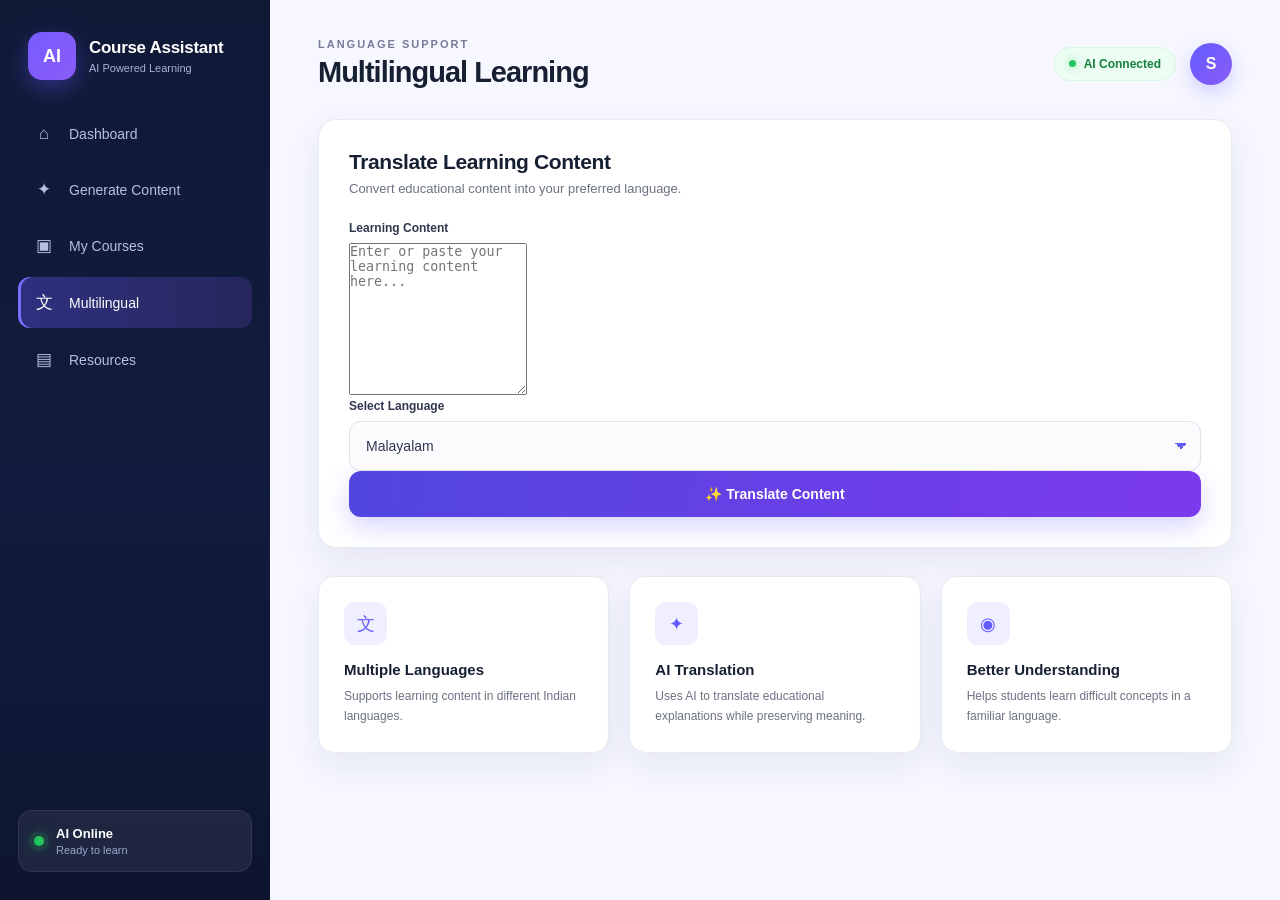
<file: EduGenie/frontend/multilingual.html>
<!DOCTYPE html>
<html lang="en">

<head>
    <meta charset="UTF-8">
    <meta name="viewport" content="width=device-width, initial-scale=1.0">

    <title>Multilingual - AI Course Assistant</title>

    <link rel="stylesheet" href="style.css">
</head>

<body>

<div class="app">

    <!-- SIDEBAR -->
    <aside class="sidebar">

        <div class="logo">

            <div class="logo-icon">
                AI
            </div>

            <div>
                <h2>Course Assistant</h2>
                <span>AI Powered Learning</span>
            </div>

        </div>


        <nav class="navigation">

            <a href="index.html" class="nav-item">
                <span>⌂</span>
                Dashboard
            </a>

            <a href="index.html#generator" class="nav-item">
                <span>✦</span>
                Generate Content
            </a>

            <a href="courses.html" class="nav-item">
                <span>▣</span>
                My Courses
            </a>

            <a href="multilingual.html" class="nav-item active">
                <span>文</span>
                Multilingual
            </a>

            <a href="#" class="nav-item">
                <span>▤</span>
                Resources
            </a>

        </nav>


        <div class="sidebar-bottom">

            <div class="ai-status">

                <div class="status-dot"></div>

                <div>
                    <strong>AI Online</strong>
                    <small>Ready to learn</small>
                </div>

            </div>

        </div>

    </aside>


    <!-- MAIN CONTENT -->
    <main class="main">

        <!-- TOP BAR -->
        <header class="topbar">

            <div>

                <p class="welcome">
                    LANGUAGE SUPPORT
                </p>

                <h1>
                    Multilingual Learning
                </h1>

            </div>


            <div class="topbar-right">

                <div class="online-badge">

                    <span></span>

                    AI Connected

                </div>


                <div class="profile">
                    S
                </div>

            </div>

        </header>


        <!-- MULTILINGUAL CARD -->
        <section class="generator-card">

            <div class="section-heading">

                <div>

                    <h2>
                        Translate Learning Content
                    </h2>

                    <p>
                        Convert educational content into your preferred language.
                    </p>

                </div>

                <div class="hero-decoration">
                    文
                </div>

            </div>


            <!-- CONTENT INPUT -->

            <div class="form-group">

                <label for="content">
                    Learning Content
                </label>

                <textarea
                    id="content"
                    rows="10"
                    placeholder="Enter or paste your learning content here..."
                ></textarea>

            </div>


            <!-- LANGUAGE -->

            <div class="form-group">

                <label for="targetLanguage">
                    Select Language
                </label>

                <select id="targetLanguage">

                    <option value="Malayalam">
                        Malayalam
                    </option>

                    <option value="Hindi">
                        Hindi
                    </option>

                    <option value="Tamil">
                        Tamil
                    </option>

                    <option value="Kannada">
                        Kannada
                    </option>

                    <option value="Telugu">
                        Telugu
                    </option>

                    <option value="English">
                        English
                    </option>

                </select>

            </div>


            <!-- BUTTON -->

            <button
                id="translateBtn"
                class="generate-btn"
            >

                ✨ Translate Content

            </button>


            <!-- LOADING -->

            <div
                id="translateLoading"
                class="hidden"
            >

                Translating...

            </div>


            <!-- RESULT -->

            <section
                id="translationResult"
                class="result-section hidden"
            >

                <div class="result-header">

                    <div>

                        <p class="result-label">
                            TRANSLATED CONTENT
                        </p>

                        <h2 id="translationTitle">
                            Translation
                        </h2>

                    </div>

                    <button
                        id="copyTranslationBtn"
                        class="copy-btn"
                    >
                        Copy
                    </button>

                </div>


                <div
                    id="translationContent"
                    class="result-content"
                ></div>

            </section>

        </section>


        <!-- INFORMATION CARDS -->

        <section class="features">

            <div class="feature-card">

                <div class="feature-icon">
                    文
                </div>

                <h3>
                    Multiple Languages
                </h3>

                <p>
                    Supports learning content in different Indian languages.
                </p>

            </div>


            <div class="feature-card">

                <div class="feature-icon">
                    ✦
                </div>

                <h3>
                    AI Translation
                </h3>

                <p>
                    Uses AI to translate educational explanations while preserving meaning.
                </p>

            </div>


            <div class="feature-card">

                <div class="feature-icon">
                    ◉
                </div>

                <h3>
                    Better Understanding
                </h3>

                <p>
                    Helps students learn difficult concepts in a familiar language.
                </p>

            </div>

        </section>

    </main>

</div>


<script src="multilingual.js"></script>

</body>

</html>
</file>
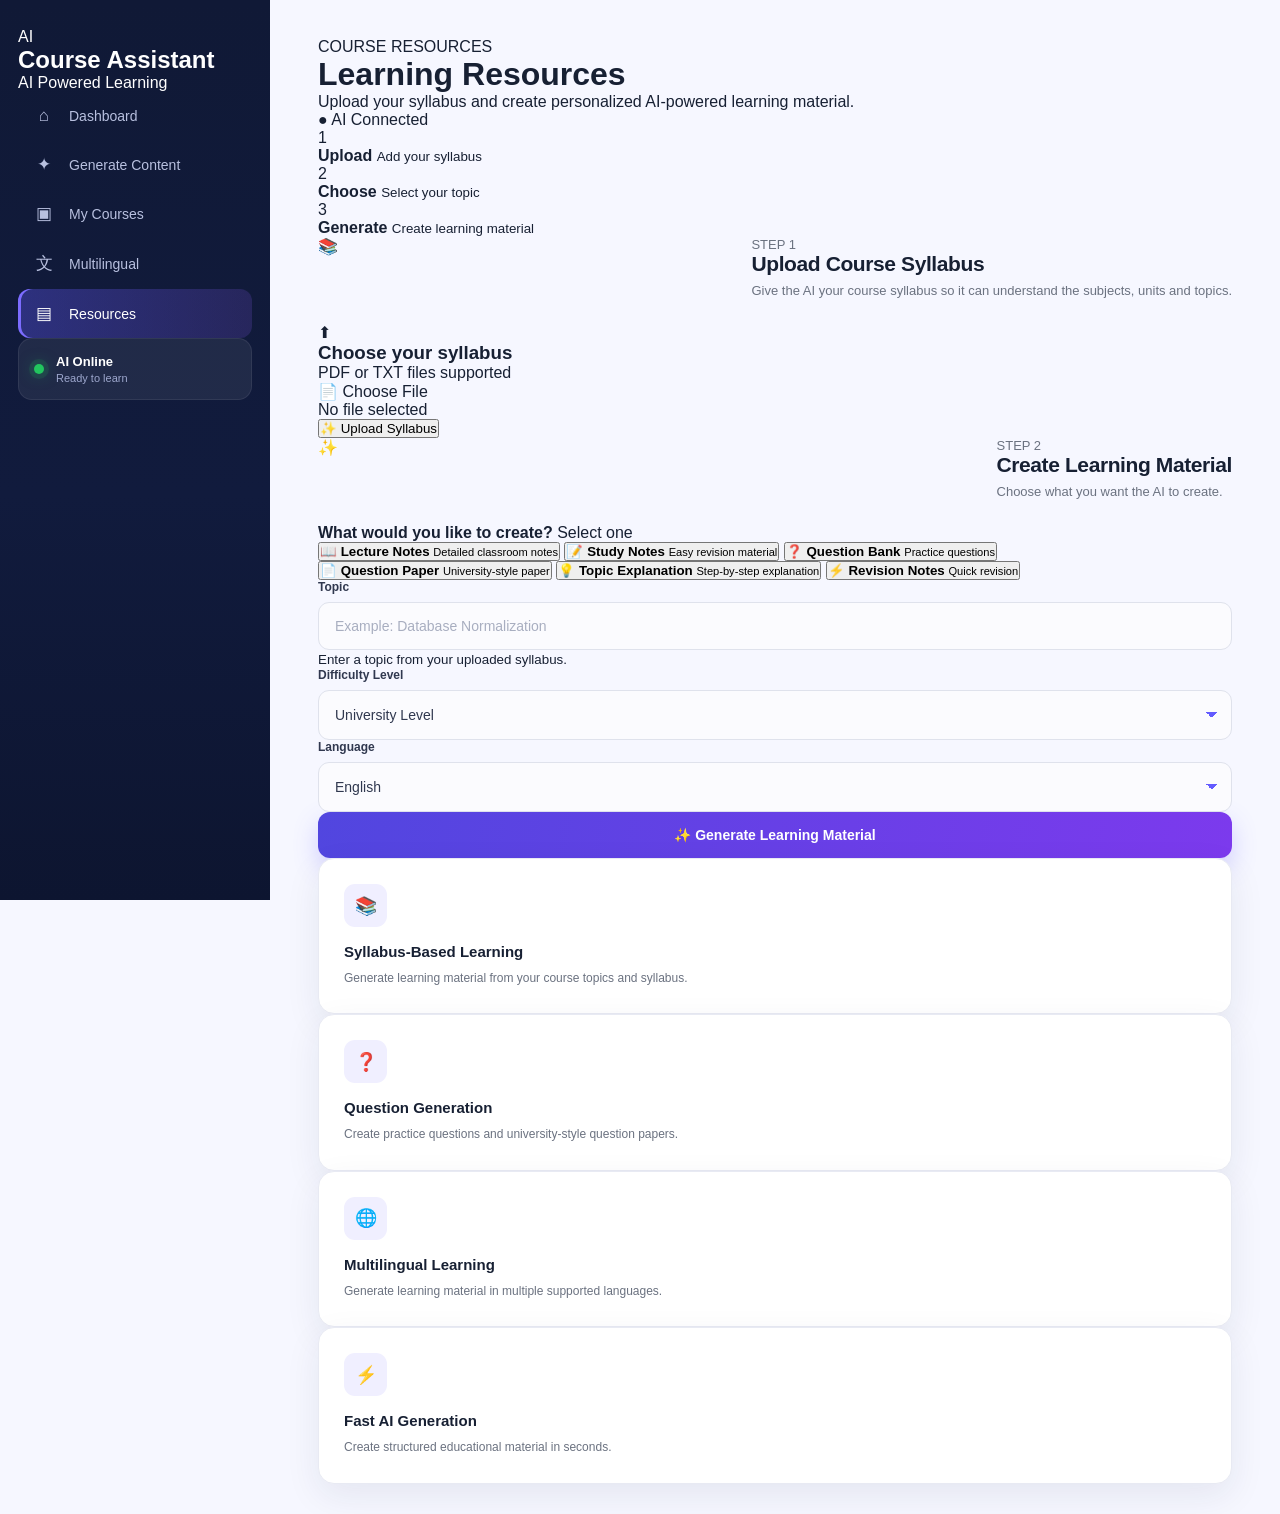
<file: EduGenie/frontend/resources.html>
<!DOCTYPE html>
<html lang="en">

<head>

    <meta charset="UTF-8">
    <meta name="viewport" content="width=device-width, initial-scale=1.0">

    <title>Resources - AI Course Assistant</title>

    <link rel="stylesheet" href="style.css">

</head>


<body>

<div class="app">


    <!-- =====================================================
         SIDEBAR
    ====================================================== -->

    <aside class="sidebar">

        <div class="brand">

            <div class="brand-icon">
                AI
            </div>

            <div>

                <h2>Course Assistant</h2>

                <p>
                    AI Powered Learning
                </p>

            </div>

        </div>


        <nav class="sidebar-nav">

            <a href="index.html" class="nav-item">
                <span>⌂</span>
                Dashboard
            </a>

            <a href="index.html" class="nav-item">
                <span>✦</span>
                Generate Content
            </a>

            <a href="courses.html" class="nav-item">
                <span>▣</span>
                My Courses
            </a>

            <a href="multilingual.html" class="nav-item">
                <span>文</span>
                Multilingual
            </a>

            <a href="resources.html" class="nav-item active">
                <span>▤</span>
                Resources
            </a>

        </nav>


        <div class="ai-status">

            <div class="status-dot"></div>

            <div>

                <strong>
                    AI Online
                </strong>

                <small>
                    Ready to learn
                </small>

            </div>

        </div>

    </aside>



    <!-- =====================================================
         MAIN CONTENT
    ====================================================== -->

    <main class="main">


        <!-- =================================================
             PAGE HEADER
        ================================================== -->

        <div class="page-header">

            <div>

                <p class="eyebrow">
                    COURSE RESOURCES
                </p>

                <h1>
                    Learning Resources
                </h1>

                <p>
                    Upload your syllabus and create
                    personalized AI-powered learning material.
                </p>

            </div>


            <div class="ai-connected">
                <span>●</span>
                AI Connected
            </div>

        </div>



        <!-- =================================================
             STEP INDICATOR
        ================================================== -->

        <div class="resource-steps">

            <div class="resource-step active">

                <div class="step-number">
                    1
                </div>

                <div>
                    <strong>Upload</strong>
                    <small>Add your syllabus</small>
                </div>

            </div>


            <div class="step-line"></div>


            <div class="resource-step">

                <div class="step-number">
                    2
                </div>

                <div>
                    <strong>Choose</strong>
                    <small>Select your topic</small>
                </div>

            </div>


            <div class="step-line"></div>


            <div class="resource-step">

                <div class="step-number">
                    3
                </div>

                <div>
                    <strong>Generate</strong>
                    <small>Create learning material</small>
                </div>

            </div>

        </div>



        <!-- =================================================
             SYLLABUS UPLOAD
        ================================================== -->

        <section class="resource-card syllabus-upload-card">


            <div class="section-heading">

                <div class="resource-icon">
                    📚
                </div>

                <div>

                    <p class="section-label">
                        STEP 1
                    </p>

                    <h2>
                        Upload Course Syllabus
                    </h2>

                    <p>
                        Give the AI your course syllabus so it can
                        understand the subjects, units and topics.
                    </p>

                </div>

            </div>



            <!-- UPLOAD AREA -->

            <div class="upload-box" id="uploadBox">

                <div class="upload-symbol">
                    ⬆
                </div>

                <h3>
                    Choose your syllabus
                </h3>

                <p>
                    PDF or TXT files supported
                </p>


                <label
                    for="syllabusFile"
                    class="choose-file-btn"
                >
                    📄 Choose File
                </label>


                <input
                    type="file"
                    id="syllabusFile"
                    accept=".pdf,.txt"
                    hidden
                >


                <div
                    id="selectedFileName"
                    class="selected-file"
                >
                    No file selected
                </div>

            </div>



            <!-- UPLOAD BUTTON -->

            <button
                id="uploadBtn"
                class="primary-btn"
                type="button"
            >

                ✨ Upload Syllabus

            </button>



            <!-- PERMANENT STATUS -->

            <div
                id="uploadStatus"
                class="upload-status"
            ></div>


        </section>



        <!-- =================================================
             GENERATE FROM SYLLABUS
        ================================================== -->

        <section
            class="resource-card"
            id="syllabusGenerationCard"
        >


            <div class="section-heading">

                <div class="resource-icon">
                    ✨
                </div>

                <div>

                    <p class="section-label">
                        STEP 2
                    </p>

                    <h2>
                        Create Learning Material
                    </h2>

                    <p>
                        Choose what you want the AI to create.
                    </p>

                </div>

            </div>



            <!-- QUICK CONTENT TYPES -->

            <div class="content-type-heading">

                <strong>
                    What would you like to create?
                </strong>

                <span>
                    Select one
                </span>

            </div>


            <div class="content-type-grid">


                <button
                    type="button"
                    class="content-type-card selected"
                    data-type="Lecture Notes"
                >

                    <span>📖</span>

                    <strong>
                        Lecture Notes
                    </strong>

                    <small>
                        Detailed classroom notes
                    </small>

                </button>


                <button
                    type="button"
                    class="content-type-card"
                    data-type="Study Notes"
                >

                    <span>📝</span>

                    <strong>
                        Study Notes
                    </strong>

                    <small>
                        Easy revision material
                    </small>

                </button>


                <button
                    type="button"
                    class="content-type-card"
                    data-type="Question Bank"
                >

                    <span>❓</span>

                    <strong>
                        Question Bank
                    </strong>

                    <small>
                        Practice questions
                    </small>

                </button>


                <button
                    type="button"
                    class="content-type-card"
                    data-type="Question Paper"
                >

                    <span>📄</span>

                    <strong>
                        Question Paper
                    </strong>

                    <small>
                        University-style paper
                    </small>

                </button>


                <button
                    type="button"
                    class="content-type-card"
                    data-type="Topic Explanation"
                >

                    <span>💡</span>

                    <strong>
                        Topic Explanation
                    </strong>

                    <small>
                        Step-by-step explanation
                    </small>

                </button>


                <button
                    type="button"
                    class="content-type-card"
                    data-type="Revision Notes"
                >

                    <span>⚡</span>

                    <strong>
                        Revision Notes
                    </strong>

                    <small>
                        Quick revision
                    </small>

                </button>


            </div>



            <!-- TOPIC -->

            <div class="form-group">

                <label for="syllabusTopic">
                    Topic
                </label>

                <input
                    type="text"
                    id="syllabusTopic"
                    placeholder="Example: Database Normalization"
                >

                <small class="input-help">
                    Enter a topic from your uploaded syllabus.
                </small>

            </div>



            <!-- OPTIONS -->

            <div class="resource-form-grid">


                <div class="form-group">

                    <label for="syllabusDifficulty">
                        Difficulty Level
                    </label>

                    <select id="syllabusDifficulty">

                        <option value="University Level">
                            University Level
                        </option>

                        <option value="Beginner">
                            Beginner
                        </option>

                        <option value="Intermediate">
                            Intermediate
                        </option>

                        <option value="Advanced">
                            Advanced
                        </option>

                    </select>

                </div>



                <div class="form-group">

                    <label for="syllabusLanguage">
                        Language
                    </label>

                    <select id="syllabusLanguage">

                        <option value="English">
                            English
                        </option>

                        <option value="Malayalam">
                            Malayalam
                        </option>

                        <option value="Hindi">
                            Hindi
                        </option>

                        <option value="Tamil">
                            Tamil
                        </option>

                        <option value="Kannada">
                            Kannada
                        </option>

                        <option value="Telugu">
                            Telugu
                        </option>

                    </select>

                </div>


            </div>



            <!-- GENERATE BUTTON -->

            <button
                id="generateSyllabusBtn"
                class="primary-btn generate-btn"
                type="button"
            >

                ✨ Generate Learning Material

            </button>



            <!-- GENERATION STATUS -->

            <div
                id="syllabusGenerationStatus"
                class="upload-status"
            ></div>



            <!-- =================================================
                 RESULT
            ================================================== -->

            <div
                id="syllabusResult"
                class="generated-result"
                style="display:none;"
            >


                <div class="result-header">


                    <div>

                        <p class="section-label">
                            AI GENERATED
                        </p>

                        <h2>
                            📖 Learning Material
                        </h2>

                        <p id="resultMeta">
                            Generated from your selected topic
                        </p>

                    </div>


                    <div class="result-actions">

                        <button
                            id="copySyllabusBtn"
                            class="secondary-btn"
                            type="button"
                        >
                            📋 Copy
                        </button>


                        <button
                            id="downloadSyllabusBtn"
                            class="secondary-btn"
                            type="button"
                        >
                            ⬇ Download
                        </button>

                    </div>

                </div>



                <!-- SEARCH -->

                <div class="result-search">

                    <span>
                        🔍
                    </span>

                    <input
                        type="text"
                        id="resultSearch"
                        placeholder="Search inside generated material..."
                    >

                </div>



                <!-- CONTENT -->

                <article
                    id="syllabusResultContent"
                    class="result-content"
                ></article>



                <!-- BOTTOM ACTIONS -->

                <div class="result-bottom-actions">

                    <button
                        id="regenerateSyllabusBtn"
                        class="secondary-btn"
                        type="button"
                    >
                        🔄 Generate Again
                    </button>

                    <button
                        id="clearResultBtn"
                        class="secondary-btn"
                        type="button"
                    >
                        ✕ Clear Result
                    </button>

                </div>


            </div>


        </section>



        <!-- =================================================
             FEATURES
        ================================================== -->

        <section class="resource-features">


            <div class="feature-card">

                <div class="feature-icon">
                    📚
                </div>

                <h3>
                    Syllabus-Based Learning
                </h3>

                <p>
                    Generate learning material from your
                    course topics and syllabus.
                </p>

            </div>



            <div class="feature-card">

                <div class="feature-icon">
                    ❓
                </div>

                <h3>
                    Question Generation
                </h3>

                <p>
                    Create practice questions and
                    university-style question papers.
                </p>

            </div>



            <div class="feature-card">

                <div class="feature-icon">
                    🌐
                </div>

                <h3>
                    Multilingual Learning
                </h3>

                <p>
                    Generate learning material in
                    multiple supported languages.
                </p>

            </div>



            <div class="feature-card">

                <div class="feature-icon">
                    ⚡
                </div>

                <h3>
                    Fast AI Generation
                </h3>

                <p>
                    Create structured educational material
                    in seconds.
                </p>

            </div>


        </section>


    </main>

</div>



<script src="resources.js"></script>

</body>

</html>
</file>
<file: EduGenie/frontend/style.css>
/* =========================================================
   AI COURSE ASSISTANT - PREMIUM UI
   ========================================================= */

* {
    margin: 0;
    padding: 0;
    box-sizing: border-box;
}

:root {
    --primary: #635bff;
    --primary-dark: #4f46e5;
    --secondary: #8b5cf6;

    --background: #f6f7ff;
    --card: #ffffff;

    --text: #172033;
    --text-light: #6b7280;
    --border: #e8eaf3;

    --sidebar: #101936;
    --sidebar-light: #1b2550;

    --success: #16a34a;

    --shadow: 0 12px 35px rgba(31, 41, 80, 0.08);
    --shadow-hover: 0 18px 45px rgba(31, 41, 80, 0.14);

    --radius: 18px;
}

html {
    scroll-behavior: smooth;
}

body {
    font-family:
        Inter,
        "Segoe UI",
        Roboto,
        Arial,
        sans-serif;

    background: var(--background);
    color: var(--text);

    min-height: 100vh;
}

/* =========================================================
   MAIN APP
   ========================================================= */

.app {
    display: flex;
    min-height: 100vh;
}

/* =========================================================
   SIDEBAR
   ========================================================= */

.sidebar {
    width: 270px;
    min-height: 100vh;

    background:
        linear-gradient(
            180deg,
            #101936 0%,
            #111b3d 55%,
            #0d1530 100%
        );

    color: white;

    display: flex;
    flex-direction: column;

    padding: 28px 18px;

    position: fixed;
    left: 0;
    top: 0;
    bottom: 0;

    z-index: 100;
}

/* Logo */

.logo {
    display: flex;
    align-items: center;
    gap: 13px;

    padding: 4px 10px 30px;
}

.logo-icon {
    width: 48px;
    height: 48px;

    border-radius: 14px;

    display: flex;
    align-items: center;
    justify-content: center;

    font-size: 18px;
    font-weight: 800;

    background:
        linear-gradient(
            135deg,
            #765cff,
            #8b5cf6
        );

    box-shadow:
        0 8px 25px rgba(99, 91, 255, 0.4);
}

.logo h2 {
    font-size: 17px;
    font-weight: 700;
    letter-spacing: -0.3px;
}

.logo span {
    display: block;

    margin-top: 4px;

    font-size: 11px;

    color: #aab2d5;
}

/* Navigation */

.navigation {
    display: flex;
    flex-direction: column;
    gap: 7px;
}

.nav-item {
    display: flex;
    align-items: center;
    gap: 14px;

    padding: 14px 15px;

    border-radius: 12px;

    color: #b8c0df;

    text-decoration: none;

    font-size: 14px;
    font-weight: 500;

    transition:
        background 0.25s ease,
        color 0.25s ease,
        transform 0.25s ease;
}

.nav-item span {
    width: 22px;

    display: inline-flex;
    justify-content: center;

    font-size: 17px;
}

.nav-item:hover {
    background: rgba(255, 255, 255, 0.07);
    color: white;

    transform: translateX(3px);
}

.nav-item.active {
    color: white;

    background:
        linear-gradient(
            90deg,
            rgba(99, 91, 255, 0.35),
            rgba(139, 92, 246, 0.18)
        );

    box-shadow:
        inset 3px 0 0 #7c6cff;
}

/* Sidebar bottom */

.sidebar-bottom {
    margin-top: auto;
}

.ai-status {
    display: flex;
    align-items: center;
    gap: 12px;

    padding: 15px;

    border-radius: 14px;

    background: rgba(255, 255, 255, 0.07);

    border: 1px solid rgba(255, 255, 255, 0.07);
}

.status-dot {
    width: 10px;
    height: 10px;

    border-radius: 50%;

    background: #22c55e;

    box-shadow:
        0 0 0 5px rgba(34, 197, 94, 0.12),
        0 0 15px rgba(34, 197, 94, 0.5);
}

.ai-status strong {
    display: block;

    font-size: 13px;
}

.ai-status small {
    display: block;

    margin-top: 3px;

    color: #9da7cd;

    font-size: 11px;
}

/* =========================================================
   MAIN
   ========================================================= */

.main {
    width: calc(100% - 270px);

    margin-left: 270px;

    min-height: 100vh;

    padding: 38px 48px 30px;
}

/* =========================================================
   TOP BAR
   ========================================================= */

.topbar {
    display: flex;
    align-items: center;
    justify-content: space-between;

    margin-bottom: 30px;
}

.welcome {
    color: #747c99;

    font-size: 11px;
    font-weight: 700;

    letter-spacing: 2px;

    margin-bottom: 6px;
}

.topbar h1 {
    font-size: 29px;
    font-weight: 800;

    letter-spacing: -1px;
}

.topbar-right {
    display: flex;
    align-items: center;
    gap: 14px;
}

.online-badge {
    display: flex;
    align-items: center;
    gap: 8px;

    padding: 9px 14px;

    border-radius: 30px;

    background: #ecfdf3;

    border: 1px solid #d1fae5;

    color: #15803d;

    font-size: 12px;
    font-weight: 600;
}

.online-badge span {
    width: 7px;
    height: 7px;

    border-radius: 50%;

    background: #22c55e;

    box-shadow: 0 0 8px rgba(34, 197, 94, 0.5);
}

.profile {
    width: 42px;
    height: 42px;

    border-radius: 50%;

    display: flex;
    align-items: center;
    justify-content: center;

    color: white;

    font-weight: 700;

    background:
        linear-gradient(
            135deg,
            #635bff,
            #8b5cf6
        );

    box-shadow:
        0 8px 20px rgba(99, 91, 255, 0.25);
}

/* =========================================================
   HERO
   ========================================================= */

.hero {
    position: relative;

    overflow: hidden;

    min-height: 220px;

    border-radius: 24px;

    padding: 42px 46px;

    display: flex;
    align-items: center;

    margin-bottom: 25px;

    background:
        linear-gradient(
            120deg,
            #3830a8 0%,
            #5b45d8 45%,
            #7c3aed 100%
        );

    box-shadow:
        0 20px 45px rgba(82, 66, 190, 0.22);
}

.hero::before {
    content: "";

    position: absolute;

    width: 300px;
    height: 300px;

    border-radius: 50%;

    background: rgba(255, 255, 255, 0.07);

    right: -80px;
    top: -120px;
}

.hero::after {
    content: "";

    position: absolute;

    width: 180px;
    height: 180px;

    border-radius: 50%;

    background: rgba(255, 255, 255, 0.05);

    right: 160px;
    bottom: -100px;
}

.hero-content {
    position: relative;
    z-index: 2;

    max-width: 800px;
}

.hero-label {
    display: inline-block;

    padding: 7px 13px;

    border-radius: 30px;

    background: rgba(255, 255, 255, 0.13);

    border: 1px solid rgba(255, 255, 255, 0.16);

    color: #eeeaff;

    font-size: 11px;
    font-weight: 700;

    letter-spacing: 0.7px;

    margin-bottom: 18px;
}

.hero h2 {
    color: white;

    font-size: 35px;

    line-height: 1.18;

    letter-spacing: -1.2px;

    margin-bottom: 14px;
}

.hero h2 span {
    color: #c9c3ff;
}

.hero p {
    color: #ddd9ff;

    font-size: 14px;

    line-height: 1.7;

    max-width: 680px;
}

.hero-decoration {
    position: absolute;

    right: 55px;
    top: 45px;

    font-size: 100px;

    color: rgba(255, 255, 255, 0.12);

    transform: rotate(18deg);
}

/* =========================================================
   GENERATOR CARD
   ========================================================= */

.generator-card {
    background: white;

    border: 1px solid var(--border);

    border-radius: var(--radius);

    padding: 30px;

    box-shadow: var(--shadow);

    margin-bottom: 26px;

    transition: box-shadow 0.25s ease;
}

.generator-card:hover {
    box-shadow: var(--shadow-hover);
}

.section-heading {
    display: flex;
    justify-content: space-between;
    align-items: flex-start;

    margin-bottom: 25px;
}

.section-heading h2 {
    font-size: 21px;

    letter-spacing: -0.4px;

    margin-bottom: 7px;
}

.section-heading p {
    color: var(--text-light);

    font-size: 13px;
}

.sparkle {
    width: 44px;
    height: 44px;

    border-radius: 12px;

    display: flex;
    align-items: center;
    justify-content: center;

    background: #f0efff;

    font-size: 20px;
}

/* Form */

.form-grid {
    display: grid;

    grid-template-columns: 1fr 1fr;

    gap: 20px;

    margin-bottom: 22px;
}

.form-group label {
    display: block;

    font-size: 12px;
    font-weight: 700;

    margin-bottom: 8px;

    color: #30384f;
}

.form-group input {
    width: 100%;

    padding: 15px 16px;

    border-radius: 11px;

    border: 1px solid #dfe2ec;

    background: #fbfbfe;

    color: var(--text);

    font-size: 14px;

    outline: none;

    transition:
        border 0.2s ease,
        box-shadow 0.2s ease,
        background 0.2s ease;
}

.form-group input::placeholder {
    color: #a8aec0;
}

.form-group input:focus {
    background: white;

    border-color: var(--primary);

    box-shadow:
        0 0 0 4px rgba(99, 91, 255, 0.1);
}

/* Generate button */

.generate-btn {
    width: 100%;

    border: none;

    border-radius: 12px;

    padding: 15px 20px;

    cursor: pointer;

    color: white;

    font-size: 14px;
    font-weight: 700;

    display: flex;
    align-items: center;
    justify-content: center;

    gap: 9px;

    background:
        linear-gradient(
            100deg,
            #5146df,
            #7c3aed
        );

    box-shadow:
        0 10px 24px rgba(99, 91, 255, 0.25);

    transition:
        transform 0.2s ease,
        box-shadow 0.2s ease;
}

.generate-btn:hover {
    transform: translateY(-2px);

    box-shadow:
        0 14px 30px rgba(99, 91, 255, 0.32);
}

.generate-btn:active {
    transform: translateY(0);
}

.generate-btn span {
    font-size: 17px;
}

/* =========================================================
   LOADING
   ========================================================= */

.loading {
    margin-top: 18px;

    display: flex;
    align-items: center;
    gap: 13px;

    padding: 15px;

    border-radius: 12px;

    background: #f7f6ff;

    border: 1px solid #e8e5ff;
}

.loader {
    width: 22px;
    height: 22px;

    border-radius: 50%;

    border: 3px solid #ddd9ff;

    border-top-color: var(--primary);

    animation: spin 0.8s linear infinite;
}

.loading strong {
    display: block;

    font-size: 13px;
}

.loading small {
    display: block;

    margin-top: 3px;

    color: var(--text-light);

    font-size: 11px;
}

@keyframes spin {
    to {
        transform: rotate(360deg);
    }
}

/* =========================================================
   RESULT
   ========================================================= */

.result-section {
    margin-bottom: 28px;
}

.result-header {
    display: flex;
    justify-content: space-between;
    align-items: center;

    margin-bottom: 14px;
}

.result-label {
    font-size: 10px;

    font-weight: 800;

    letter-spacing: 2px;

    color: var(--primary);

    margin-bottom: 5px;
}

.result-header h2 {
    font-size: 22px;

    letter-spacing: -0.5px;
}

.result-actions button {
    padding: 9px 16px;

    border-radius: 9px;

    border: 1px solid #dfe2ec;

    background: white;

    cursor: pointer;

    font-size: 12px;
    font-weight: 600;

    color: #414960;

    transition: all 0.2s ease;
}

.result-actions button:hover {
    border-color: var(--primary);

    color: var(--primary);

    background: #f8f7ff;
}

.content-card {
    background: white;

    border: 1px solid var(--border);

    border-radius: var(--radius);

    padding: 35px 38px;

    box-shadow: var(--shadow);

    line-height: 1.8;

    font-size: 14px;

    color: #3c455d;

    overflow-x: auto;
}

/* Generated Markdown */

.content-card h1 {
    font-size: 28px;

    color: #172033;

    margin-bottom: 20px;
}

.content-card h2 {
    font-size: 22px;

    color: #252d45;

    margin-top: 30px;

    margin-bottom: 12px;

    padding-bottom: 7px;

    border-bottom: 1px solid #eceef5;
}

.content-card h3 {
    font-size: 17px;

    color: #30384f;

    margin-top: 22px;

    margin-bottom: 9px;
}

.content-card p {
    margin-bottom: 12px;
}

.content-card ul,
.content-card ol {
    padding-left: 25px;

    margin-bottom: 15px;
}

.content-card li {
    margin-bottom: 7px;
}

.content-card strong {
    color: #202840;
}

.content-card code {
    background: #f1f0ff;

    color: #5b4bdc;

    padding: 2px 6px;

    border-radius: 5px;

    font-family: Consolas, monospace;

    font-size: 12px;
}

.content-card pre {
    background: #111827;

    color: #e5e7eb;

    padding: 18px;

    border-radius: 10px;

    overflow-x: auto;

    margin: 15px 0;
}

.content-card pre code {
    background: none;

    color: inherit;

    padding: 0;
}

.content-card table {
    width: 100%;

    border-collapse: collapse;

    margin: 18px 0;

    font-size: 13px;
}

.content-card th {
    background: #f3f2ff;

    color: #343b55;

    font-weight: 700;
}

.content-card th,
.content-card td {
    border: 1px solid #e5e7ef;

    padding: 10px 12px;

    text-align: left;
}

/* =========================================================
   FEATURES
   ========================================================= */

.features {
    display: grid;

    grid-template-columns: repeat(3, 1fr);

    gap: 20px;

    margin-top: 28px;
}

.feature-card {
    background: white;

    border: 1px solid var(--border);

    border-radius: 16px;

    padding: 25px;

    box-shadow: var(--shadow);

    transition:
        transform 0.25s ease,
        box-shadow 0.25s ease;
}

.feature-card:hover {
    transform: translateY(-5px);

    box-shadow: var(--shadow-hover);
}

.feature-icon {
    width: 43px;
    height: 43px;

    border-radius: 11px;

    display: flex;
    align-items: center;
    justify-content: center;

    background: #f0efff;

    color: var(--primary);

    font-size: 18px;

    margin-bottom: 16px;
}

.feature-card h3 {
    font-size: 15px;

    margin-bottom: 8px;
}

.feature-card p {
    color: var(--text-light);

    font-size: 12px;

    line-height: 1.7;
}

/* =========================================================
   FOOTER
   ========================================================= */

footer {
    text-align: center;

    padding: 32px 0 10px;

    color: #8a91a6;

    font-size: 11px;
}

/* =========================================================
   UTILITY
   ========================================================= */

.hidden {
    display: none !important;
}

/* =========================================================
   RESPONSIVE
   ========================================================= */

@media (max-width: 1000px) {

    .sidebar {
        width: 220px;
    }

    .main {
        width: calc(100% - 220px);

        margin-left: 220px;

        padding: 30px;
    }

    .features {
        grid-template-columns: 1fr;
    }
}

@media (max-width: 750px) {

    .sidebar {
        position: relative;

        width: 100%;

        min-height: auto;
    }

    .app {
        flex-direction: column;
    }

    .navigation {
        flex-direction: row;

        overflow-x: auto;
    }

    .sidebar-bottom {
        margin-top: 20px;
    }

    .main {
        width: 100%;

        margin-left: 0;

        padding: 25px 18px;
    }

    .form-grid {
        grid-template-columns: 1fr;
    }

    .hero {
        padding: 32px 25px;
    }

    .hero h2 {
        font-size: 28px;
    }

    .hero-decoration {
        display: none;
    }

    .topbar h1 {
        font-size: 24px;
    }

    .online-badge {
        display: none;
    }
}
/* =========================================================
   BEAUTIFUL SELECT DROPDOWNS
   ========================================================= */

.form-group select {
    width: 100%;
    height: 50px;

    padding: 0 42px 0 16px;

    border: 1px solid #dfe2ec;
    border-radius: 11px;

    background-color: #fbfbfe;
    color: #30384f;

    font-family: inherit;
    font-size: 14px;
    font-weight: 500;

    cursor: pointer;
    outline: none;

    appearance: none;

    background-image:
        linear-gradient(45deg, transparent 50%, #635bff 50%),
        linear-gradient(135deg, #635bff 50%, transparent 50%);

    background-position:
        calc(100% - 19px) 21px,
        calc(100% - 13px) 21px;

    background-size:
        6px 6px,
        6px 6px;

    background-repeat: no-repeat;

    transition:
        border-color 0.2s ease,
        box-shadow 0.2s ease,
        background-color 0.2s ease;
}

.form-group select:hover {
    background-color: white;
    border-color: #b8b4ff;
}

.form-group select:focus {
    background-color: white;
    border-color: #635bff;

    box-shadow:
        0 0 0 4px rgba(99, 91, 255, 0.10);
}

/* Make the options readable */

.form-group select option {
    background: white;
    color: #30384f;
    font-size: 14px;
    padding: 10px;
}

/* =========================================================
   SYLLABUS UPLOAD RESULT
   ========================================================= */

.upload-status {
    display: none;
    margin-top: 24px;
    padding: 20px;
    border-radius: 16px;
    background: #f5f3ff;
    border: 1px solid #ddd6fe;
    color: #172554;
}

.upload-status.show {
    display: block !important;
}


.upload-success {
    width: 100%;
}


.success-title {
    font-size: 18px;
    font-weight: 700;
    color: #15803d;
    margin-bottom: 14px;
}


.uploaded-file {
    padding: 14px;
    border-radius: 12px;
    background: white;
    line-height: 1.7;
    margin-bottom: 16px;
}


.syllabus-preview {
    padding: 16px;
    border-radius: 12px;
    background: white;
    border: 1px solid #e5e7eb;
}


.syllabus-preview strong {
    display: block;
    margin-bottom: 10px;
    font-size: 16px;
}


.syllabus-preview p {
    white-space: pre-wrap;
    line-height: 1.7;
    max-height: 300px;
    overflow-y: auto;
    margin: 0;
    color: #475569;
}


.upload-processing {
    text-align: center;
}


.upload-processing strong {
    font-size: 17px;
}


.upload-processing p {
    margin-bottom: 0;
    color: #64748b;
}


.upload-error {
    color: #b42318;
}


.error-title {
    font-weight: 700;
    font-size: 17px;
    margin-bottom: 8px;
}
</file>
